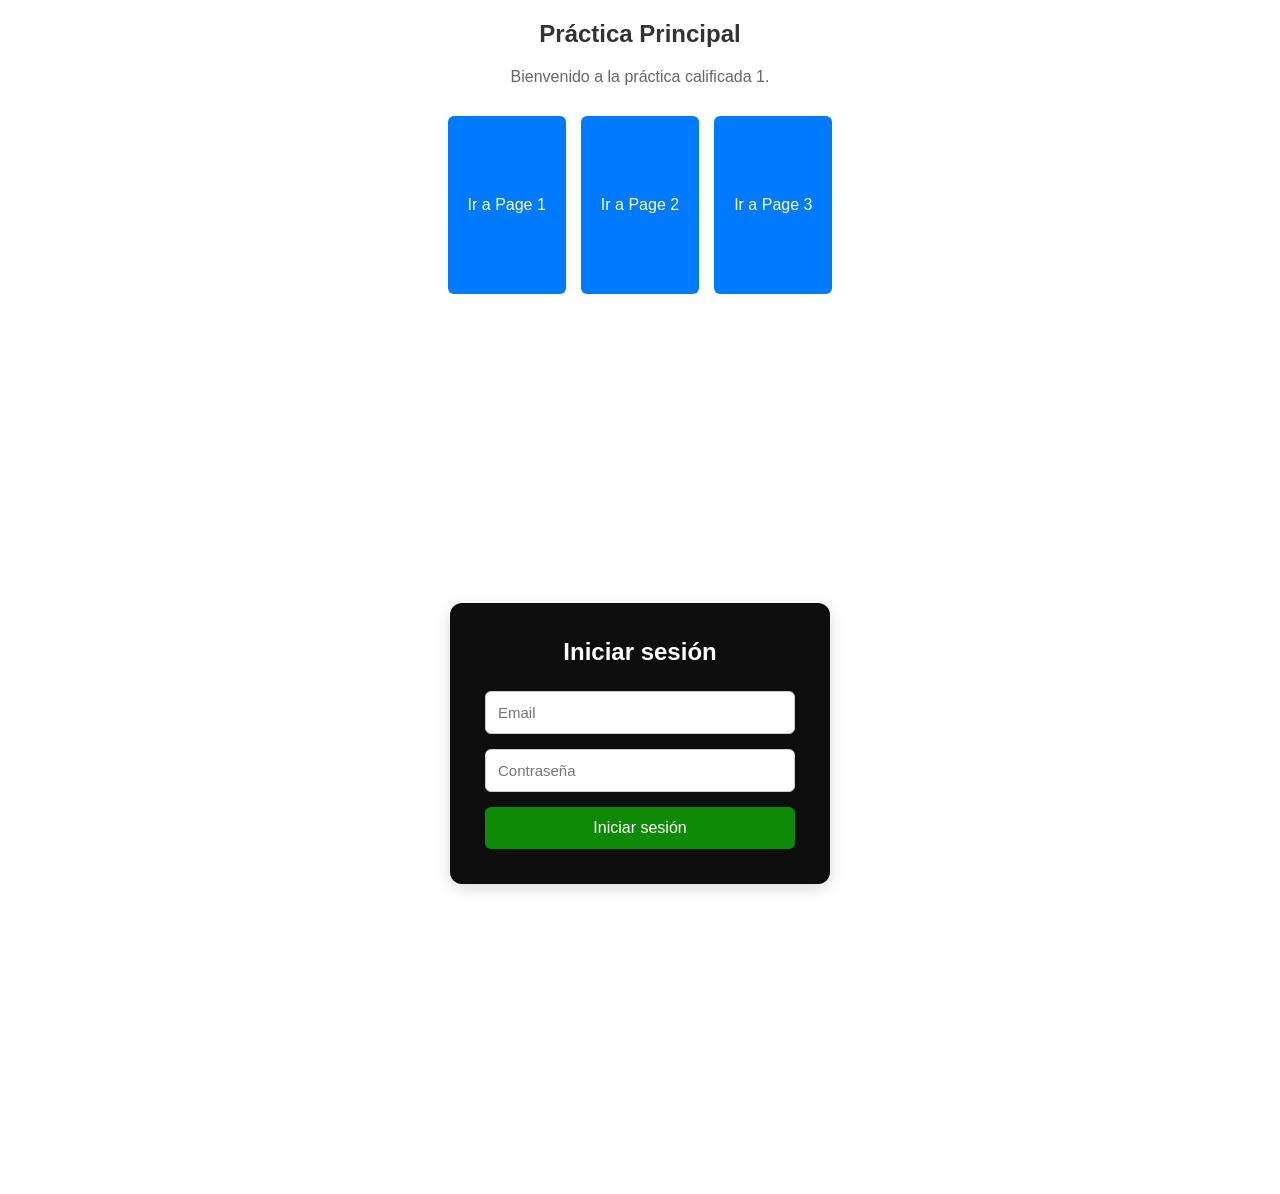
<file: index.html>
<!doctype html>

<html lang="es">
  <head>
    <meta charset="UTF-8" />
    <meta name="viewport" content="width=device-width, initial-scale=1.0" />
    <title>Práctica Calificada 1</title>
    <link rel="stylesheet" href="assets/styles/index.css" />
  </head>

  <body>

<!-- Página principal -->
<section id="principal" class="principal">

  <h1>Práctica Principal</h1>

  <p>Bienvenido a la práctica calificada 1.</p>

  <div class="enlaces">

    <div class="enlaces-card">
      <a href="./page01.html">Ir a Page 1</a>
    </div>

    <div class="enlaces-card">
      <a href="./page02.html">Ir a Page 2</a>
    </div>

    <div class="enlaces-card">
      <a href="./page03.html">Ir a Page 3</a>
    </div>

  </div>

</section>

<!-- Formulario de autenticación -->
<div class="form">

  <form class="form-auth">

    <h2>Iniciar sesión</h2>

    <input
      type="email"
      required
      placeholder="Email"
    />

    <input
      type="password"
      required
      placeholder="Contraseña"
    />

    <button type="submit">
      Iniciar sesión
    </button>

  </form>

</div>


  </body>
</html>
</file>
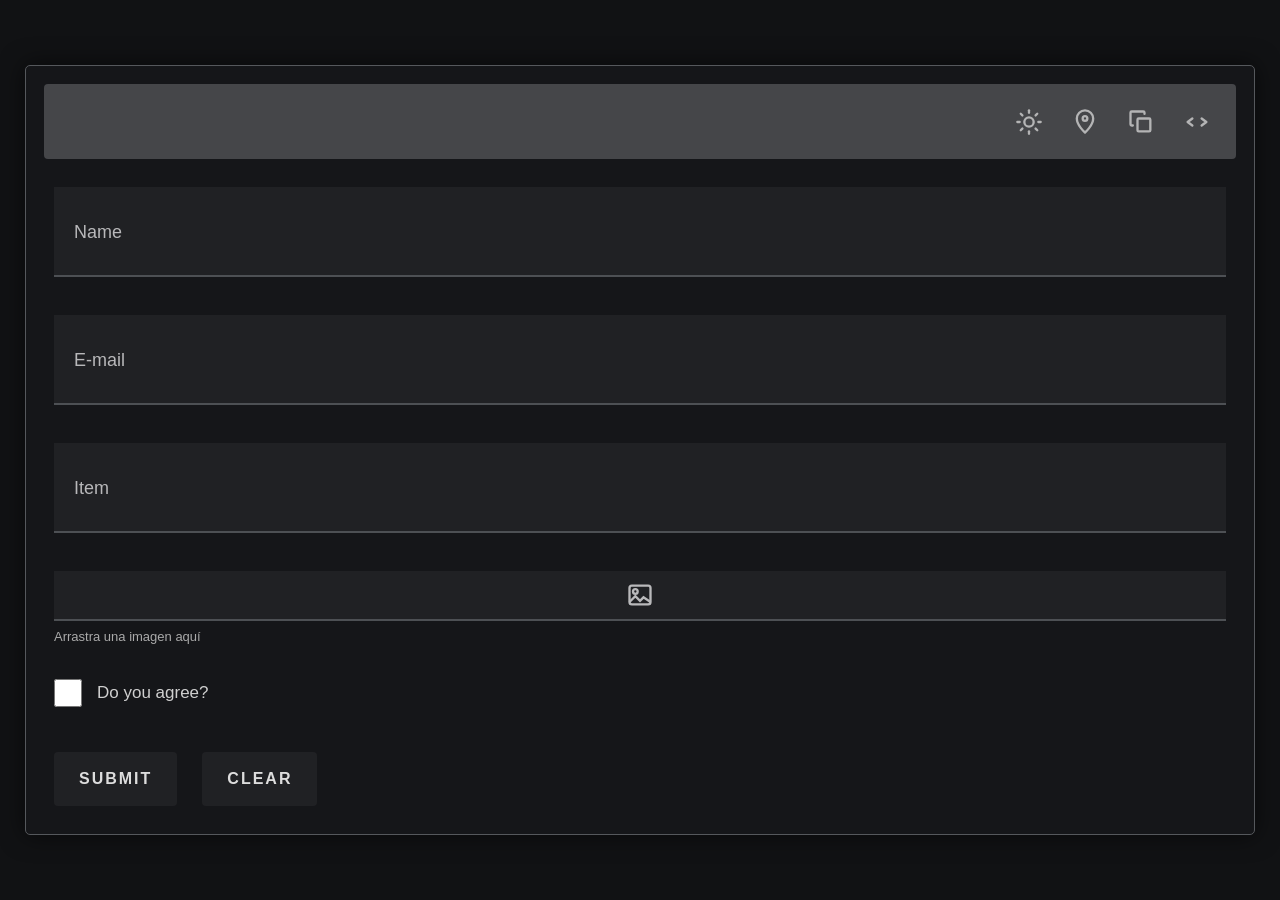
<file: page01.html>
<!DOCTYPE html>
<html lang="es">

<head>
    <meta charset="UTF-8">
    <meta name="viewport" content="width=device-width, initial-scale=1.0">

    <title>Page 1 - Formulario</title>

    <!-- Conexión con CSS -->
    <link rel="stylesheet" href="assets/styles/index1.css">
</head>

<body>

    <section class="page1">

        <!-- VENTANA PRINCIPAL -->
        <div class="page1-window">


            <!-- BARRA SUPERIOR CON 4 ICONOS SVG -->
            <div class="top-bar">

                <div class="top-icons">

                    <!-- ICONO 1: SOL -->
                    <svg viewBox="0 0 24 24">
                        <circle cx="12" cy="12" r="4"></circle>
                        <path d="M12 2v2"></path>
                        <path d="M12 20v2"></path>
                        <path d="M4.93 4.93l1.41 1.41"></path>
                        <path d="M17.66 17.66l1.41 1.41"></path>
                        <path d="M2 12h2"></path>
                        <path d="M20 12h2"></path>
                        <path d="M4.93 19.07l1.41-1.41"></path>
                        <path d="M17.66 6.34l1.41-1.41"></path>
                    </svg>


                    <!-- ICONO 2: UBICACIÓN -->
                    <svg viewBox="0 0 24 24">
                        <path d="M12 21s7-6 7-12a7 7 0 1 0-14 0c0 6 7 12 7 12z"></path>
                        <circle cx="12" cy="9" r="2"></circle>
                    </svg>


                    <!-- ICONO 3: COPIAR -->
                    <svg viewBox="0 0 24 24">
                        <rect x="9" y="9" width="11" height="11" rx="1"></rect>
                        <path d="M5 15H4a1 1 0 0 1-1-1V4a1 1 0 0 1 1-1h10a1 1 0 0 1 1 1v1"></path>
                    </svg>


                    <!-- ICONO 4: CÓDIGO -->
                    <svg viewBox="0 0 24 24">
                        <path d="M8 9l-4 3 4 3"></path>
                        <path d="M16 9l4 3-4 3"></path>
                    </svg>

                </div>

            </div>


            <!-- FORMULARIO -->
            <form class="page1-form">


                <!-- TEXT FIELD 1 -->
                <div class="input-group">

                    <input
                        type="text"
                        id="nombre"
                        placeholder=" "
                        required
                    >

                    <label for="nombre">
                        Name
                    </label>

                </div>


                <!-- TEXT FIELD 2 -->
                <div class="input-group">

                    <input
                        type="email"
                        id="email"
                        placeholder=" "
                        required
                    >

                    <label for="email">
                        E-mail
                    </label>

                </div>


                <!-- TEXT FIELD 3 -->
                <div class="input-group">

                    <input
                        type="text"
                        id="item"
                        placeholder=" "
                        required
                    >

                    <label for="item">
                        Item
                    </label>

                </div>


                <!-- CAMPO DE IMAGEN -->
                <div class="drop-container">

                    <div class="image-upload" id="dropArea">

                        <!-- ICONO SVG DE IMAGEN -->
                        <svg viewBox="0 0 24 24">

                            <rect
                                x="3"
                                y="4"
                                width="18"
                                height="16"
                                rx="2">
                            </rect>

                            <circle
                                cx="8"
                                cy="9"
                                r="2">
                            </circle>

                            <path
                                d="M3 18l5-5 4 4 3-3 6 4">
                            </path>

                        </svg>

                    </div>

                    <span id="fileName">
                        Arrastra una imagen aquí
                    </span>

                </div>


                <!-- CHECKBOX -->
                <div class="checkbox-group">

                    <input
                        type="checkbox"
                        id="agree"
                    >

                    <label for="agree">
                        Do you agree?
                    </label>

                </div>


                <!-- BOTONES -->
                <div class="buttons">

                    <button type="submit">
                        SUBMIT
                    </button>

                    <button type="reset">
                        CLEAR
                    </button>

                </div>

            </form>

        </div>

    </section>


    <!-- JAVASCRIPT PARA DRAG & DROP -->
    <script>

        const dropArea = document.getElementById("dropArea");

        const fileName = document.getElementById("fileName");


        /* CUANDO EL ARCHIVO ESTÁ ENCIMA */

        dropArea.addEventListener("dragover", function(event) {

            event.preventDefault();

            dropArea.classList.add("drag-active");

        });


        /* CUANDO EL ARCHIVO SALE DEL ÁREA */

        dropArea.addEventListener("dragleave", function() {

            dropArea.classList.remove("drag-active");

        });


        /* CUANDO SE SUELTA EL ARCHIVO */

        dropArea.addEventListener("drop", function(event) {

            event.preventDefault();

            dropArea.classList.remove("drag-active");


            const file = event.dataTransfer.files[0];


            if (file) {

                if (file.type.startsWith("image/")) {

                    fileName.textContent = file.name;

                }

                else {

                    fileName.textContent =
                        "Solo puedes arrastrar imágenes.";

                }

            }

        });

    </script>

</body>

</html>
</file>
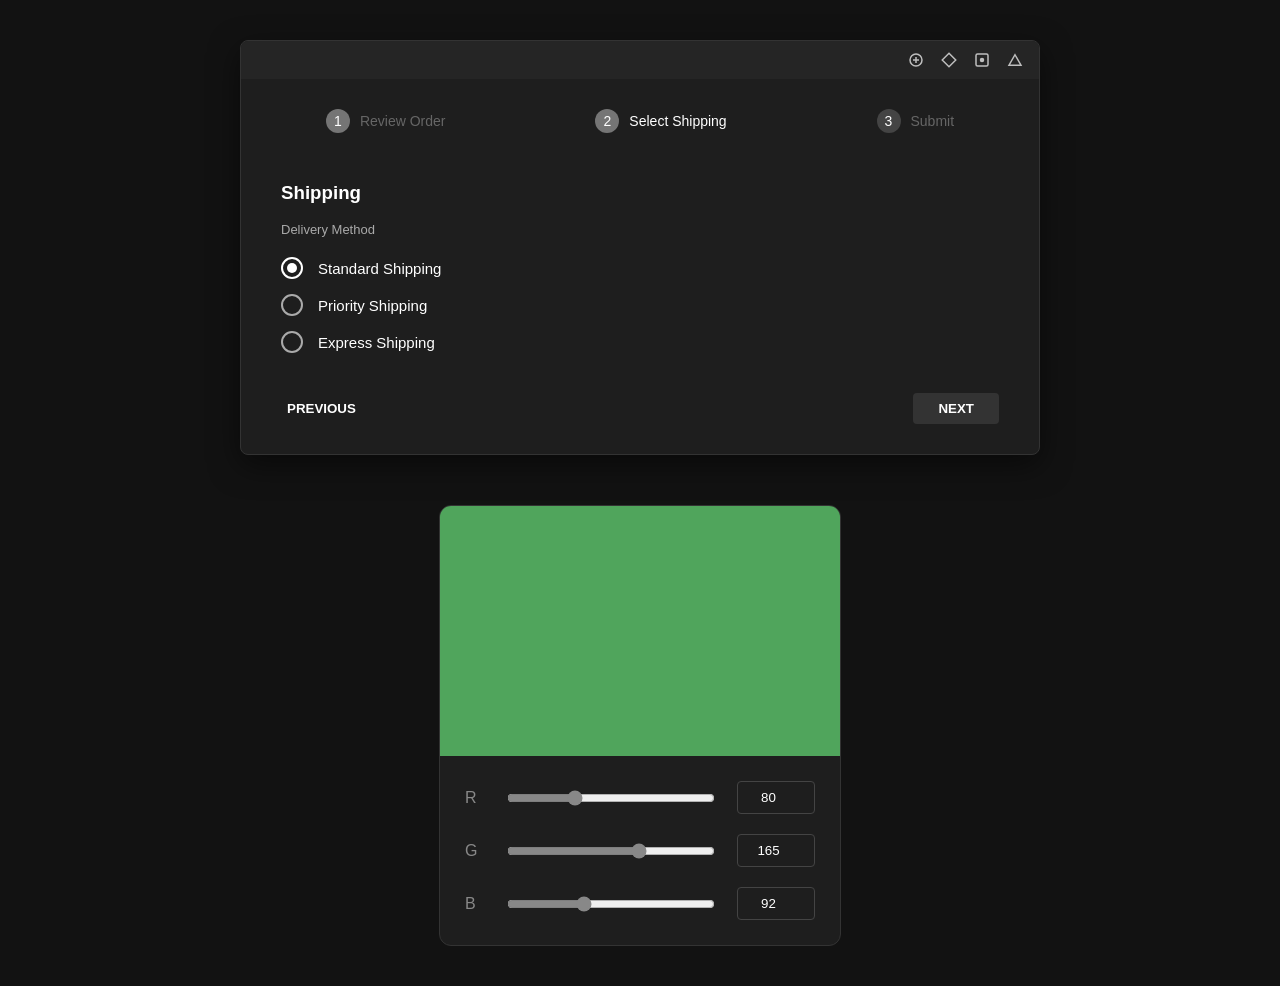
<file: page02.html>
<!doctype html>
<html lang="en">
  <head>
    <meta charset="UTF-8" />
    <meta name="viewport" content="width=device-width, initial-scale=1.0" />
    <title>Practica Calificada 1</title>
    <link rel="stylesheet" href="assets/styles/index2.css" />
  </head>
  <body>
    <main class="container">
      <section class="window-container">
        <div class="window-header">
          <div class="window-controls">
            <svg viewBox="0 0 24 24">
                <circle
                    cx="12"
                    cy="12"
                    r="8"
                    fill="none"
                    stroke="white"
                    stroke-width="2"
                />
                <path d="M12 8V16M8 12H16" stroke="white" stroke-width="2" />
            </svg>
            <svg viewBox="0 0 24 24">
              <polygon
                points="12,3 21,12 12,21 3,12"
                fill="none"
                stroke="white"
                stroke-width="2"
              />
            </svg>
            <svg viewBox="0 0 24 24">
              <rect
                x="4"
                y="4"
                width="16"
                height="16"
                rx="2"
                fill="none"
                stroke="white"
                stroke-width="2"
              />
              <circle cx="12" cy="12" r="3" fill="white" />
            </svg>
            <svg viewBox="0 0 24 24">
              <polygon
                points="12,5 20,19 4,19"
                fill="none"
                stroke="white"
                stroke-width="2"
              />
            </svg>
          </div>
        </div>

        <div class="stepper">
          <div class="step completed"><span>1</span> Review Order</div>
          <div class="step active"><span>2</span> Select Shipping</div>
          <div class="step"><span>3</span> Submit</div>
        </div>

        <form class="shipping-form">
          <h3>Shipping</h3>
          <p class="label-text">Delivery Method</p>

          <label class="radio-option">
            <input type="radio" name="delivery" checked />
            <span class="custom-radio"></span>
            Standard Shipping
          </label>

          <label class="radio-option">
            <input type="radio" name="delivery" />
            <span class="custom-radio"></span>
            Priority Shipping
          </label>

          <label class="radio-option">
            <input type="radio" name="delivery" />
            <span class="custom-radio"></span>
            Express Shipping
          </label>

          <div class="form-footer">
            <button type="button" class="btn-text">PREVIOUS</button>
            <button type="button" class="btn-next">NEXT</button>
          </div>
        </form>
      </section>

      <!-- Ejercicio 3b: Card Selector de Color -->
      <section class="color-picker-card">
        <div id="preview-color" class="color-display"></div>

        <div class="controls-section">
          <div class="control-row">
            <label>R</label>
            <input type="range" id="r-range" min="0" max="255" value="80" />
            <input type="number" id="r-num" min="0" max="255" value="80" />
          </div>
          <div class="control-row">
            <label>G</label>
            <input type="range" id="g-range" min="0" max="255" value="165" />
            <input type="number" id="g-num" min="0" max="255" value="165" />
          </div>
          <div class="control-row">
            <label>B</label>
            <input type="range" id="b-range" min="0" max="255" value="92" />
            <input type="number" id="b-num" min="0" max="255" value="92" />
          </div>
        </div>
      </section>
    </main>

    <script>
      // Lógica para el selector de color (Ejercicio 3b)
      const rRange = document.getElementById("r-range");
      const gRange = document.getElementById("g-range");
      const bRange = document.getElementById("b-range");
      const rNum = document.getElementById("r-num");
      const gNum = document.getElementById("g-num");
      const bNum = document.getElementById("b-num");
      const preview = document.getElementById("preview-color");

      function updateColor() {
        const r = rRange.value;
        const g = gRange.value;
        const b = bRange.value;
        preview.style.backgroundColor = `rgb(${r}, ${g}, ${b})`;
        rNum.value = r;
        gNum.value = g;
        bNum.value = b;
      }

      function syncFromNumber() {
        rRange.value = rNum.value;
        gRange.value = gNum.value;
        bRange.value = bNum.value;
        updateColor();
      }

      [rRange, gRange, bRange].forEach((el) =>
        el.addEventListener("input", updateColor),
      );
      [rNum, gNum, bNum].forEach((el) =>
        el.addEventListener("input", syncFromNumber),
      );

      updateColor(); // Inicializar
    </script>
  </body>
</html>
</file>
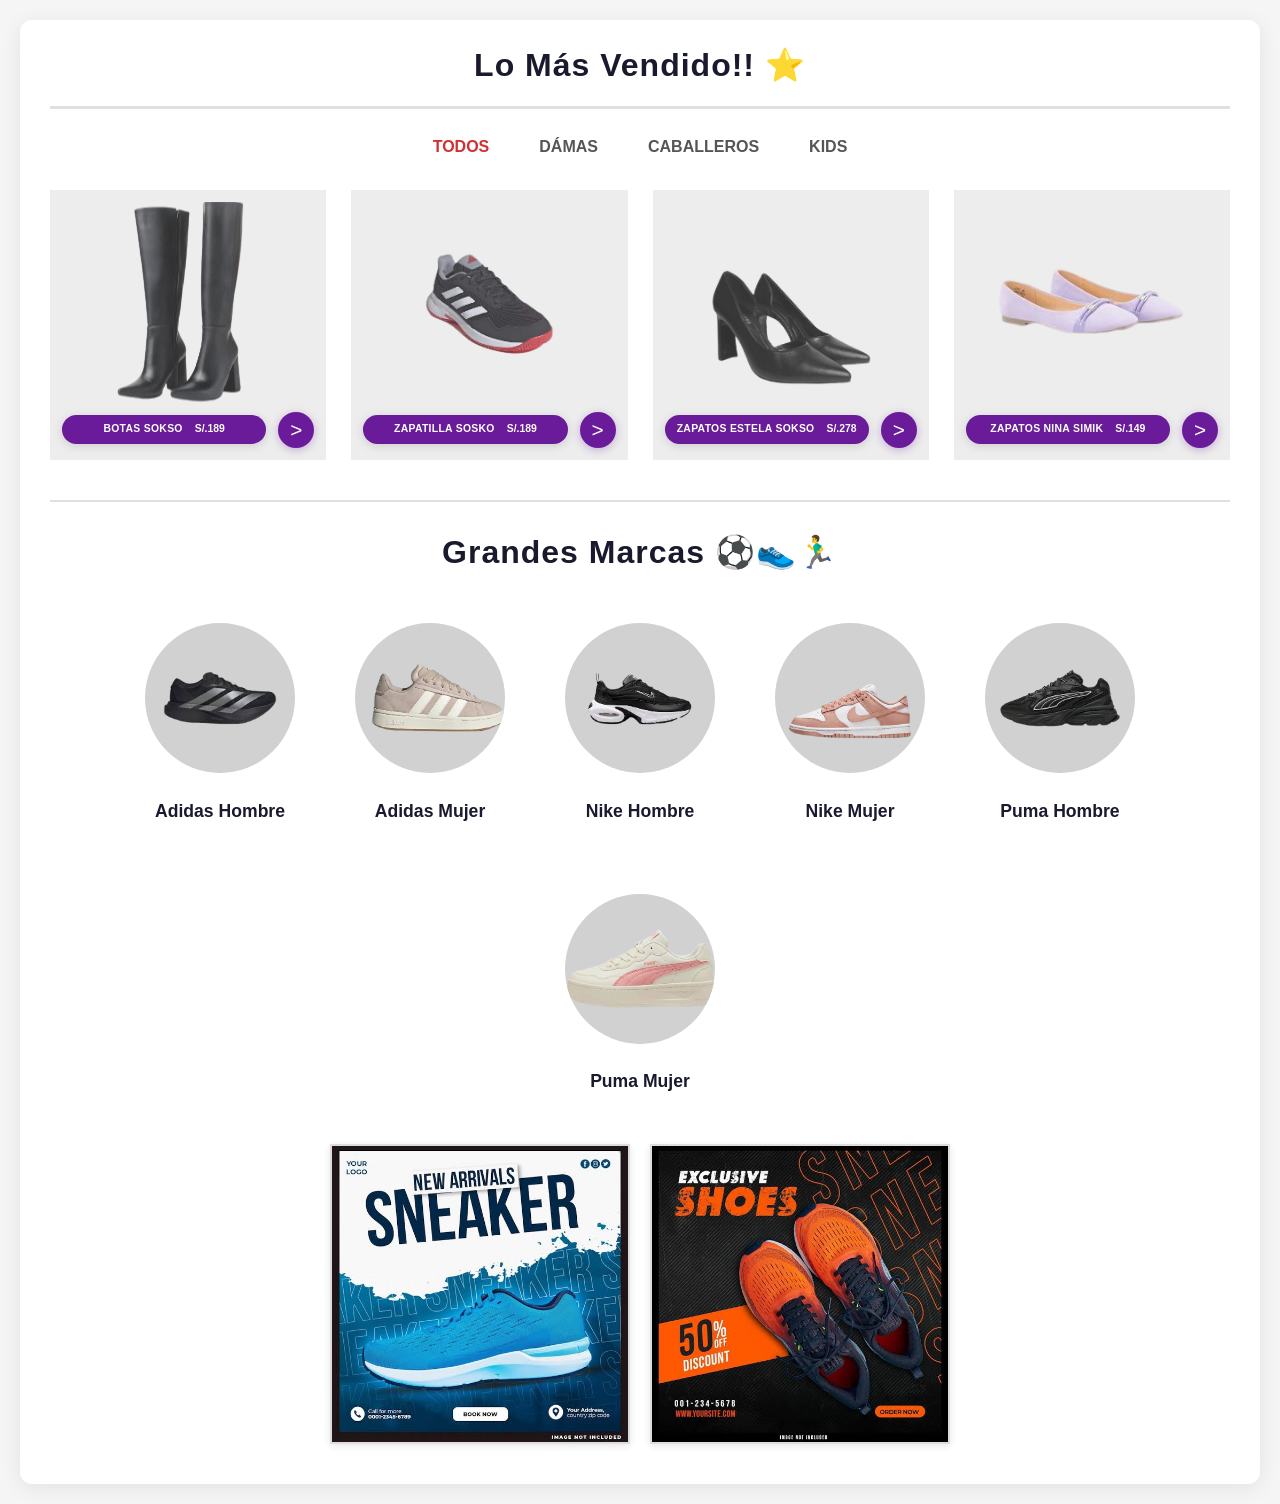
<file: page03.html>
<!DOCTYPE html>
<html lang="es">
<head>
    <meta charset="UTF-8">
    <meta name="viewport" content="width=device-width, initial-scale=1.0">
    <title>Lo Más Vendido - Tienda de Zapatos</title>
    <link rel="stylesheet" href="assets/styles/page3.css">
</head>
<body>
    <div class="container">

        <h1 class="main-title">Lo Más Vendido!! ⭐</h1>

        <div class="top-section">
            <div class="sub-categories" id="categoriaFiltro">
                <span class="highlight" data-categoria="todos">TODOS</span>
                <span data-categoria="damas">DÁMAS</span>
                <span data-categoria="caballeros">CABALLEROS</span>
                <span data-categoria="kids">KIDS</span>
            </div>

            <div class="product-grid" id="productosContainer">
                <div class="product-card" data-categoria="damas">
                    <div class="product-wrapper">
                        <img src="assets/images/images1.png" alt="Botas Sokso" class="product-image">
                        <div class="product-info">
                            <div class="info-box">
                                <div class="product-name">BOTAS SOKSO</div>
                                <div class="product-price">S/.189</div>
                            </div>
                            <div class="arrow-circle">></div>
                        </div>
                    </div>
                </div>
                    <div class="product-card" data-categoria="damas">
                    <div class="product-wrapper">
                        <img src="assets/images/imagen2.png" alt="Zapatilla Sokso" class="product-image">
                        <div class="product-info">
                            <div class="info-box">
                                <div class="product-name">ZAPATILLA SOSKO</div>
                                <div class="product-price">S/.189</div>
                            </div>
                            <div class="arrow-circle">></div>
                        </div>
                    </div>
                </div>
                <div class="product-card" data-categoria="caballeros">
                    <div class="product-wrapper">
                        <img src="assets/images/SOSKO.png" alt="Zapatos Estela Sokso" class="product-image">
                        <div class="product-info">
                            <div class="info-box">
                                <div class="product-name">ZAPATOS ESTELA SOKSO</div>
                                <div class="product-price">S/.278</div>
                            </div>
                            <div class="arrow-circle">></div>
                        </div>
                    </div>
                </div>
                <div class="product-card" data-categoria="kids">
                    <div class="product-wrapper">
                        <img src="assets/images/NIÑA.png" alt="Zapatos Nina Simik" class="product-image">
                        <div class="product-info">
                            <div class="info-box">
                                <div class="product-name">ZAPATOS NINA SIMIK</div>
                                <div class="product-price">S/.149</div>
                            </div>
                            <div class="arrow-circle">></div>
                        </div>
                    </div>
                </div>
            </div>

        </div>

        <div class="brands-section">
            <h2>Grandes Marcas ⚽👟🏃‍♂️</h2>

            <div class="brands-grid">
                <div class="brand-item">
                    <img src="assets/images/ADIDAS1.png" alt="Adidas Hombre">
                    <div class="brand-name">Adidas Hombre</div>

                </div>
                <div class="brand-item">
                    <img src="assets/images/ADIDAS2.png" alt="Adidas Mujer">
                    <div class="brand-name">Adidas Mujer</div>

                </div>
                <div class="brand-item">
                    <img src="assets/images/NIKE.png" alt="Nike Hombre">
                    <div class="brand-name">Nike Hombre</div>

                </div>
                <div class="brand-item">
                    <img src="assets/images/NIKE_M.png" alt="Nike Mujer">
                    <div class="brand-name">Nike Mujer</div>

                </div>
                <div class="brand-item">
                    <img src="assets/images/PUMA1.png" alt="Puma Hombre">
                    <div class="brand-name">Puma Hombre</div>

                </div>
                <div class="brand-item">
                    <img src="assets/images/PUMA_M.png" alt="Puma Mujer">
                    <div class="brand-name">Puma Mujer</div>

                </div>
            </div>
        </div>



        <div class="publicidad">
            <img src="assets/images/PUBLICIDAD 1.jpg" alt="Publicidad 1">
            <img src="assets/images/PUBLICIDAD 2.jpg" alt="Publicidad 2">
        </div>

    </div>

    <script>
        (function() {
            var filtros = document.querySelectorAll('#categoriaFiltro span');
            var productos = document.querySelectorAll('#productosContainer .product-card');

            function filtrar(categoria) {
                productos.forEach(function(producto) {
                    var cat = producto.getAttribute('data-categoria');
                    producto.style.display = (categoria === 'todos' || cat === categoria) ? 'block' : 'none';
                });

                filtros.forEach(function(span) {
                    span.classList.remove('highlight');
                    if (span.getAttribute('data-categoria') === categoria) {
                        span.classList.add('highlight');
                    }
                });
            }

            filtros.forEach(function(span) {
                span.addEventListener('click', function(e) {
                    filtrar(this.getAttribute('data-categoria'));
                });
            });

            filtrar('todos');
        })();
    </script>
</body>
</html>
</file>
<file: assets/styles/index.css>
* {
  box-sizing: border-box;
}

body {
margin: 0;
font-family: Arial, sans-serif;
}

/* Página principal */
.principal {
display: block;
background-color: white;
text-align: center;
}

.principal h1 {
color: #333;
}

.principal p {
color: #666;
}

/* Contenedor de enlaces */
.enlaces {
display: flex;
justify-content: center;
gap: 15px;
flex-wrap: wrap;
margin-top: 30px;
}

/* Tarjetas */
.enlaces-card {
padding: 80px 20px;
background-color: #007bff;
border-radius: 6px;

transition: transform 1s ease;
transform-style: preserve-3d;
}

/* Enlaces */
.enlaces-card a {
color: white;
text-decoration: none;
}

/* Hover de las tarjetas */
.enlaces-card:hover {
background-color: #0056b3;
transform: rotateX(180deg) rotateY(180deg);
}

/* Formulario de autenticación */
.form {
min-height: 100vh;
display: flex;
justify-content: center;
align-items: center;
padding: 20px;
}

.form-auth {
width: 100%;
max-width: 380px;
padding: 35px;
background-color: rgb(15, 14, 14);
border-radius: 12px;
box-shadow: 0 4px 15px rgba(0, 0, 0, 0.15);

display: flex;
flex-direction: column;
gap: 15px;
}

.form-auth h2 {
margin: 0 0 10px;
text-align: center;
color: white;
}

.form-auth input {
width: 100%;
padding: 12px;
border: 1px solid #ccc;
border-radius: 6px;
font-size: 15px;
outline: none;
}

.form-auth input:focus {
border-color: #0f8a07;
}

.form-auth button {
padding: 12px;
border: none;
border-radius: 6px;
background-color: #0f8a07;
color: white;
font-size: 16px;
cursor: pointer;
}

.form-auth button:hover {
background-color: #095a03;
}
</file>
<file: assets/styles/index1.css>
/* =====================================
   CONFIGURACIÓN GENERAL
===================================== */

* {
    margin: 0;
    padding: 0;
    box-sizing: border-box;
}


/* =====================================
   FONDO DE LA PÁGINA
===================================== */

body {
    background: #111214;
    font-family: Arial, Helvetica, sans-serif;
}


/* =====================================
   CONTENEDOR PRINCIPAL
===================================== */

.page1 {

    min-height: 100vh;

    padding: 25px;

    display: flex;
    justify-content: center;
    align-items: center;

}


/* =====================================
   VENTANA PRINCIPAL
===================================== */

.page1-window {

    width: 100%;
    max-width: 1500px;

    background: #151619;

    border: 1px solid #55585c;

    border-radius: 5px;

    padding: 18px;

    box-shadow: 0 0 25px rgba(0, 0, 0, 0.6);

}


/* =====================================
   BARRA SUPERIOR
===================================== */

.top-bar {

    width: 100%;
    height: 75px;

    background: #454649;

    border-radius: 4px;

    display: flex;

    justify-content: flex-end;
    align-items: center;

    padding: 0 25px;

    margin-bottom: 18px;

}


/* =====================================
   CONTENEDOR DE ICONOS
===================================== */

.top-icons {

    display: flex;

    align-items: center;

    gap: 28px;

}


/* =====================================
   ICONOS SVG
===================================== */

.top-icons svg {

    width: 28px;
    height: 28px;

    fill: none;

    stroke: #d0d0d0;

    stroke-width: 2;

    stroke-linecap: round;
    stroke-linejoin: round;

    opacity: 0.8;

}


/* =====================================
   FORMULARIO
===================================== */

.page1-form {

    padding: 10px;

}


/* =====================================
   GRUPO DE INPUT
===================================== */

.input-group {

    position: relative;

    margin-bottom: 38px;

}


/* =====================================
   TEXT FIELD
===================================== */

.input-group input {

    width: 100%;

    height: 90px;

    padding: 30px 20px 10px;

    background: #202124;

    color: white;

    font-size: 18px;

    border: none;

    border-bottom: 2px solid #4d5054;

    outline: none;

}


/* =====================================
   LABEL NORMAL
===================================== */

.input-group label {

    position: absolute;

    left: 20px;

    top: 35px;

    color: #b8b8ba;

    font-size: 18px;

    pointer-events: none;

    transition: 0.3s ease;

}


/* =====================================
   FLOATING LABEL

   Cuando se hace click:
   - El texto sube
   - Cambia a celeste
===================================== */

.input-group input:focus + label,

.input-group input:not(:placeholder-shown) + label {

    top: 12px;

    font-size: 13px;

    color: #63e6e2;

}


/* =====================================
   LÍNEA CELESTE

   Cuando se hace click
===================================== */

.input-group input:focus {

    border-bottom-color: #63e6e2;

}


/* =====================================
   DRAG & DROP
===================================== */

.drop-container {

    margin-bottom: 35px;

}


/* CAMPO DE IMAGEN */

.image-upload {

    width: 100%;

    height: 50px;

    background: #202124;

    border-bottom: 2px solid #4d5054;

    display: flex;

    justify-content: center;
    align-items: center;

    cursor: pointer;

    transition: 0.3s;

}


/* CUANDO SE ARRASTRA UNA IMAGEN */

.image-upload.drag-active {

    border-bottom-color: #63e6e2;

    background: #252a2d;

}


/* ICONO SVG DE IMAGEN */

.image-upload svg {

    width: 28px;

    height: 28px;

    fill: none;

    stroke: #b9b9bb;

    stroke-width: 2;

}


/* NOMBRE DEL ARCHIVO */

#fileName {

    display: block;

    margin-top: 8px;

    color: #aaaaaa;

    font-size: 13px;

}


/* =====================================
   CHECKBOX
===================================== */

.checkbox-group {

    display: flex;

    align-items: center;

    gap: 15px;

    margin-bottom: 45px;

}


/* CUADRO DEL CHECKBOX */

.checkbox-group input {

    width: 28px;

    height: 28px;

    accent-color: #63e6e2;

    cursor: pointer;

}


/* TEXTO */

.checkbox-group label {

    color: #d0d0d0;

    font-size: 17px;

    cursor: pointer;

}


/* =====================================
   BOTONES
===================================== */

.buttons {

    display: flex;

    gap: 25px;

}


/* BOTONES */

.buttons button {

    background: #202124;

    color: #dddddd;

    border: none;

    border-radius: 4px;

    padding: 18px 25px;

    font-size: 16px;

    font-weight: bold;

    letter-spacing: 2px;

    cursor: pointer;

    transition: 0.3s;

}


/* EFECTO HOVER */

.buttons button:hover {

    background: #303236;

    transform: translateY(-2px);

}


/* EFECTO AL HACER CLICK */

.buttons button:active {

    transform: translateY(0);

}


/* =====================================
   RESPONSIVE
===================================== */

@media (max-width: 600px) {

    .page1 {

        padding: 10px;

    }


    .page1-window {

        padding: 10px;

    }


    .top-bar {

        height: 60px;

        padding: 0 15px;

    }


    .top-icons {

        gap: 15px;

    }


    .top-icons svg {

        width: 22px;

        height: 22px;

    }


    .input-group input {

        height: 75px;

    }


    .buttons {

        gap: 10px;

    }


    .buttons button {

        width: 100%;

        padding: 15px 10px;

        font-size: 13px;

    }

}
</file>
<file: assets/styles/index2.css>
/* Configuración General */
body {
  background-color: #121212;
  color: white;
  font-family: Arial, sans-serif;
  display: flex;
  justify-content: center;
  padding: 40px 0;
  margin: 0;
}

.container {
  width: 90%;
  max-width: 800px;
  display: flex;
  flex-direction: column;
  gap: 50px;
}

/* --- Ejercicio 3a: Ventana de Formulario --- */
.window-container {
  background-color: #1e1e1e;
  border-radius: 8px;
  overflow: hidden;
  box-shadow: 0 10px 30px rgba(0, 0, 0, 0.5);
  border: 1px solid #333;
}

.window-header {
  background-color: #252525;
  padding: 10px 15px;
  display: flex;
  justify-content: flex-end;
}

.window-controls {
  display: flex;
  gap: 15px;
}

.window-controls svg {
  width: 18px;
  height: 18px;
  cursor: pointer;
  opacity: 0.7;
}

/* Stepper */
.stepper {
  display: flex;
  justify-content: space-around;
  padding: 30px 10px;
  background-color: #1e1e1e;
}

.step {
  display: flex;
  align-items: center;
  gap: 10px;
  color: #666;
  font-size: 14px;
}

.step span {
  width: 24px;
  height: 24px;
  border-radius: 50%;
  background-color: #444;
  color: white;
  display: flex;
  align-items: center;
  justify-content: center;
}

.step.active {
  color: white;
}
.step.active span {
  background-color: #757575;
}
.step.completed span {
  background-color: #757575;
}

/* Formulario */
.shipping-form {
  padding: 0 40px 30px 40px;
}

.label-text {
  color: #aaa;
  font-size: 13px;
  margin-bottom: 20px;
}

.radio-option {
  display: flex;
  align-items: center;
  gap: 15px;
  margin-bottom: 15px;
  cursor: pointer;
  font-size: 15px;
}

.radio-option input {
  display: none;
}

.custom-radio {
  width: 18px;
  height: 18px;
  border: 2px solid #aaa;
  border-radius: 50%;
  display: inline-block;
  position: relative;
}

.radio-option input:checked + .custom-radio {
  border-color: white;
}

.radio-option input:checked + .custom-radio::after {
  content: "";
  width: 10px;
  height: 10px;
  background-color: white;
  border-radius: 50%;
  position: absolute;
  top: 50%;
  left: 50%;
  transform: translate(-50%, -50%);
}

.form-footer {
  display: flex;
  justify-content: space-between;
  margin-top: 40px;
}

.btn-text {
  background: none;
  border: none;
  color: white;
  font-weight: bold;
  cursor: pointer;
}

.btn-next {
  background-color: #333;
  color: white;
  border: none;
  padding: 8px 25px;
  border-radius: 4px;
  cursor: pointer;
  font-weight: bold;
}

/* --- Ejercicio 3b: Card Selector de Color --- */
.color-picker-card {
  background-color: #1e1e1e;
  width: 400px;
  margin: 0 auto;
  border-radius: 12px;
  overflow: hidden;
  border: 1px solid #333;
}

.color-display {
  height: 250px;
  background-color: rgb(80, 165, 92);
}

.controls-section {
  padding: 25px;
  display: flex;
  flex-direction: column;
  gap: 20px;
}

.control-row {
  display: flex;
  align-items: center;
  gap: 20px;
}

.control-row label {
  width: 20px;
  color: #888;
}

input[type="range"] {
  flex-grow: 1;
  accent-color: #888;
}

input[type="number"] {
  width: 60px;
  background-color: transparent;
  border: 1px solid #444;
  color: white;
  padding: 8px;
  border-radius: 4px;
  text-align: center;
}
</file>
<file: assets/styles/page3.css>
* {
    margin: 0;
    padding: 0;
    box-sizing: border-box;
}

body {
    font-family: 'Segoe UI', Tahoma, Geneva, Verdana, sans-serif;
    background: #f5f5f5;
    color: #222;
    line-height: 1.6;
    padding: 20px;
}

.container {
    max-width: 1300px;
    margin: 0 auto;
    background: #fff;
    padding: 20px 30px 40px;
    border-radius: 12px;
    box-shadow: 0 4px 20px rgba(0, 0, 0, 0.08);
}

.main-title {
    font-size: 2rem;
    font-weight: 700;
    letter-spacing: 1px;
    color: #1a1a2e;
    text-align: center;
    margin-bottom: 5px;
    border-bottom: 3px solid #e0e0e0;
    padding-bottom: 15px;
}

/* SECCIONES */
.top-section {
    margin-top: 20px;
    font-size: 2rem;
    font-weight: 700;
}

.top-section .sub-categories {
    display: flex;
    justify-content: center;
    gap: 30px;
    font-size: 1rem;
    font-weight: 600;
    color: #555;
    margin-bottom: 25px;
}
.top-section .sub-categories span {
    cursor: default;
    padding: 5px 10px;
    border-radius: 20px;
    transition: background 0.2s;
}
.top-section .sub-categories span:hover {
    background: #eaeaea;
}
.top-section .sub-categories .highlight {
    color: #d32f2f;
}

.product-grid {
    
    display: flex;
    flex-wrap: wrap;
    gap: 25px;
    margin: 20px 0 30px;
}

.product-card {
    background: transparent;
    border-radius: 16px;
    padding: 0;
    box-shadow: none;
    transition: transform 0.2s;
    flex: 1 1 calc(25% - 25px); 
    min-width: 180px;
}
.product-card:hover {
    transform: scale(1.01);
}

.product-wrapper {
    display: flex;
    flex-direction: column;
    background: #ededed;    
    padding: 12px;
    align-items: center;
}

.product-image {
    width: 100%;
    max-width: 200px;
    height: auto;
    aspect-ratio: 1 / 1;
    object-fit: cover;
    border-radius: 12px;
    margin-bottom: 10px;
    opacity: 0.8;
    transition: opacity 0.3s ease;
}

.product-image:hover {
    opacity: 1;
}
.product-info {
    display: flex;
    align-items: center;
    justify-content: space-between;
    gap: 12px;
    width: 100%;
}

.info-box {
    background: #6a1b9a;  
    padding: 6px 20px;
    border-radius: 30px;
    display: flex;
    flex-direction: row;     
    align-items: center;
    justify-content: center;
    gap: 12px;              
    box-shadow: 0 2px 8px rgba(128, 128, 129, 0.3);
    flex: 2;               
    min-width: 140px;        
}

.info-box .product-name {
    font-weight: 700;
    font-size: 0.65rem;
    color: #fff;
    margin: 0;
    letter-spacing: 0.3px;
    white-space: nowrap;    
}

.info-box .product-price {
    font-weight: 700;
    font-size: 0.65rem;
    color: #ffffff;
    margin: 0;              
    white-space: nowrap;
}

.arrow-circle {
    width: 36px;
    height: 36px;
    border-radius: 50%;
    background: #6a1b9a;
    color: #fff;
    font-size: 1.3rem;
    font-weight: 500;
    display: flex;
    align-items: center;
    justify-content: center;
    box-shadow: 0 2px 8px rgba(106, 27, 154, 0.3);
    flex-shrink: 0;
    cursor: default;
    transition: background 0.2s;
}
.arrow-circle:hover {
    background: #8e24aa;
}

/* SECCIÓN MARCAS */
.brands-section {
    margin: 40px 0 30px;
}

.brands-section h2 {
    font-size: 2rem;
    font-weight: 600;
    text-align: center;
    margin-bottom: 25px;
    letter-spacing: 1px;
    color: #1a1a2e;
    border-top: 2px solid #e0e0e0;
    padding-top: 25px;
}

.brands-grid {
    display: flex;
    flex-wrap: wrap;
    justify-content: center;
    gap: 30px 40px;
}

.brand-item {
    flex: 0 1 30px;
    text-align: center;
    border-radius: 16px;
    padding: 20px 10px 15px;
    transition: background 0.2s;
}

.brand-item img {
    width: 150px;
    height: 150px;
    background: #d1d1d1;
    object-fit: cover;
    border-radius: 50%;
    margin-bottom: 10px;
    opacity: 1;
    transition: opacity 0.3s ease;
}
.brand-item img:hover {
    opacity: 0.15;
}
.brand-item:img:hover {
    background: rgba(67, 67, 67, 0.52);
}

.brand-item .brand-name {
    font-weight: 600;
    font-size: 1.1rem;
    color: #1a1a2e;
    margin: 6px 0 4px;
}

.publicidad {
    display: flex;
    justify-content: center;
    gap: 20px;
    margin-top: 30px;
    flex-wrap: wrap;
}
.publicidad img {
    width: calc(50% - 10px);
    max-width: 300px;
    border: 2px solid #ddd;
    border-radius: 0;
    box-shadow: 0 2px 8px rgba(0,0,0,0.1);
    transition: transform 0.2s;
}
.publicidad img:hover {
    transform: scale(1.02);
}

/* Pantallas grandes (<1200px) */
@media (max-width: 1199px) {
    .product-card {
        flex: 1 1 calc(33.333% - 25px);
    }
    .brand-item {
        flex: 0 1 160px;
    }
}

/* Pantallas medianas (<900px) */
@media (max-width: 899px) {
    .product-card {
        flex: 1 1 calc(50% - 25px);
        min-width: 150px;
    }
    .product-image {
        max-width: 150px;
    }
    .info-box .product-name {
        font-size: 0.75rem;
    }
    .info-box .product-price {
        font-size: 0.85rem;
    }
    .arrow-circle {
        width: 30px;
        height: 30px;
        font-size: 1rem;
    }
    .brands-grid {
        gap: 20px;
    }
    .brand-item {
        flex: 0 1 140px;
    }
    .main-title {
        font-size: 2.2rem;
    }
    .top-section .sub-categories {
        gap: 15px;
        font-size: 1rem;
        flex-wrap: wrap;
    }
}

/* Pantallas pequeñas (<480px) */
@media (max-width: 479px) {
    .container {
        padding: 15px;
    }
    .main-title {
        font-size: 1.8rem;
    }
    .product-card {
        flex: 1 1 100%;
        min-width: unset;
    }
    .product-image {
        max-width: 180px;
    }
    .info-box {
        padding: 4px 12px;
    }
    .info-box .product-name {
        font-size: 0.7rem;
    }
    .info-box .product-price {
        font-size: 0.8rem;
    }
    .arrow-circle {
        width: 28px;
        height: 28px;
        font-size: 0.9rem;
    }
    .brands-grid {
        flex-direction: column;
        align-items: center;
    }
    .brand-item {
        flex: 0 1 auto;
        width: 80%;
        max-width: 220px;
    }
    .footer-links {
        gap: 20px;
        flex-wrap: wrap;
        font-size: 1.1rem;
    }
    .top-section .sub-categories {
        font-size: 0.8rem;
        gap: 8px;
    }
    .publicidad img {
        width: 100%;
        max-width: 100%;
    }
}
</file>
